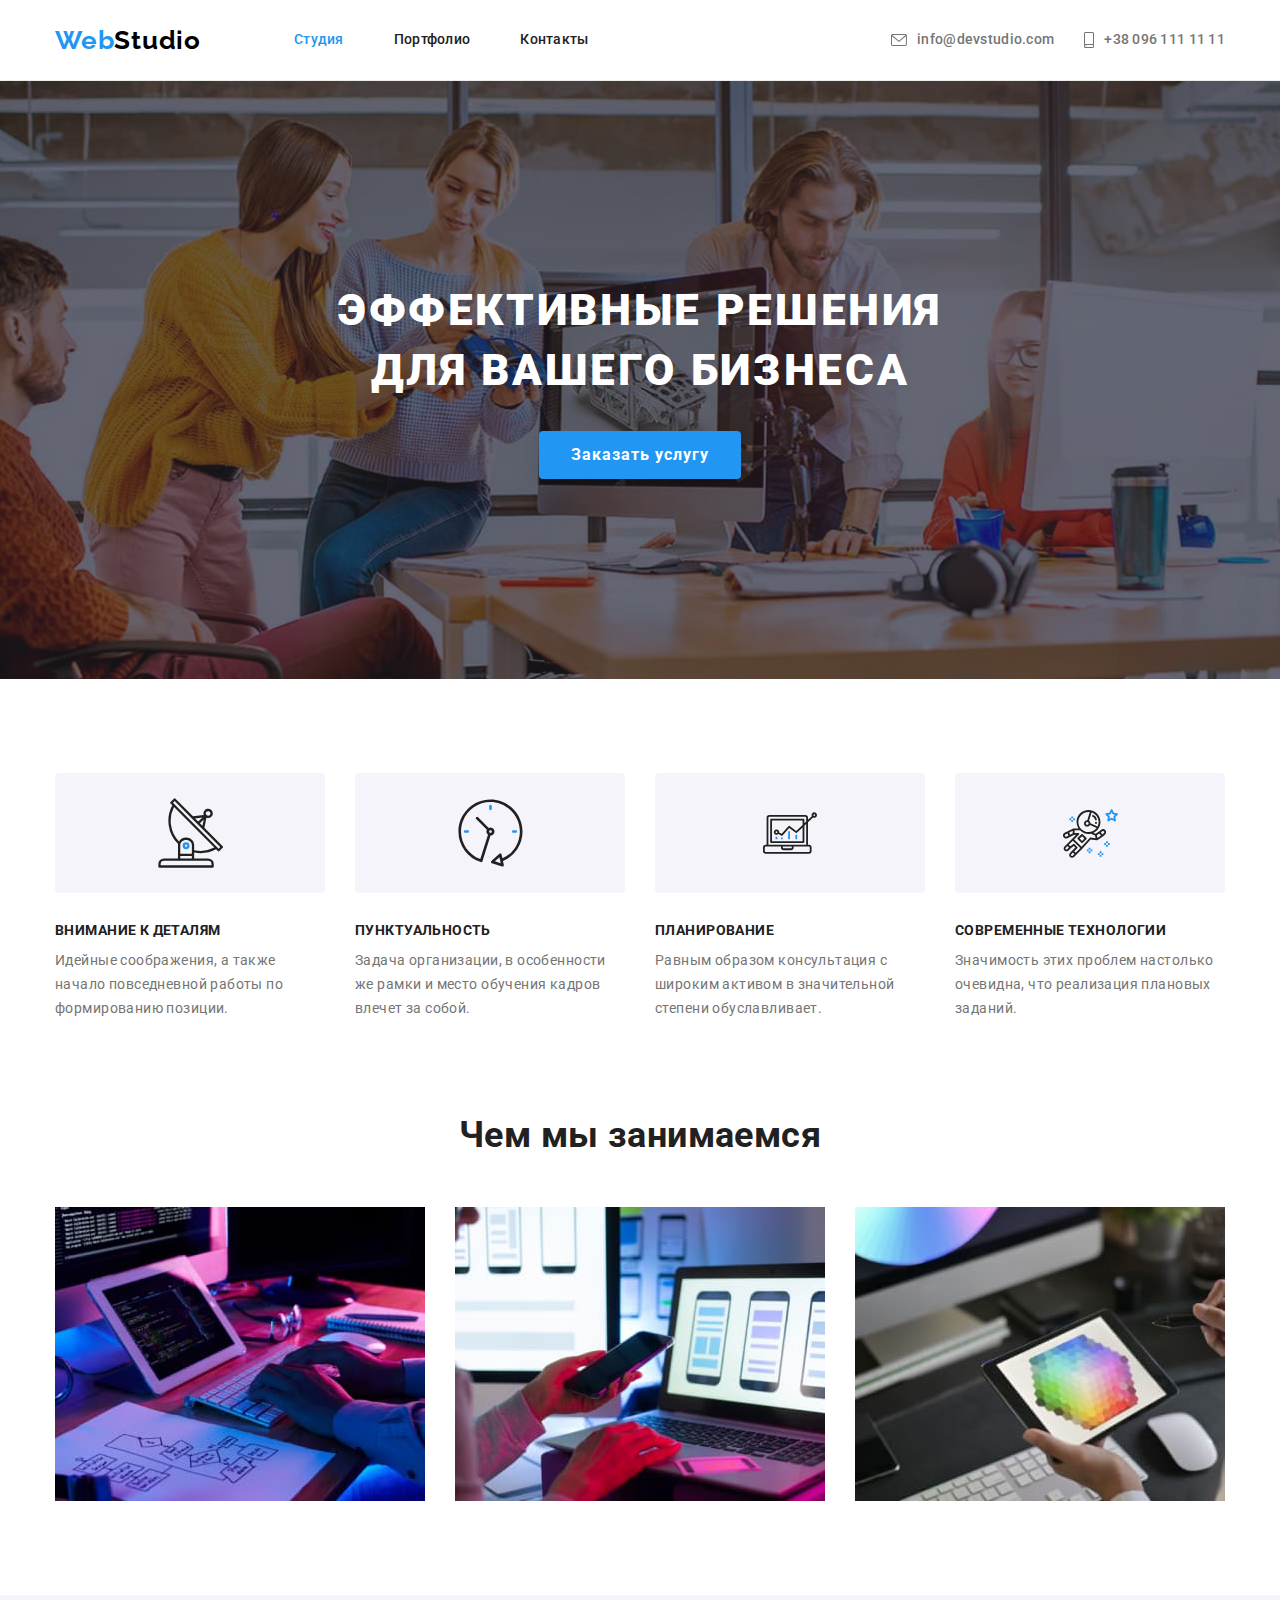
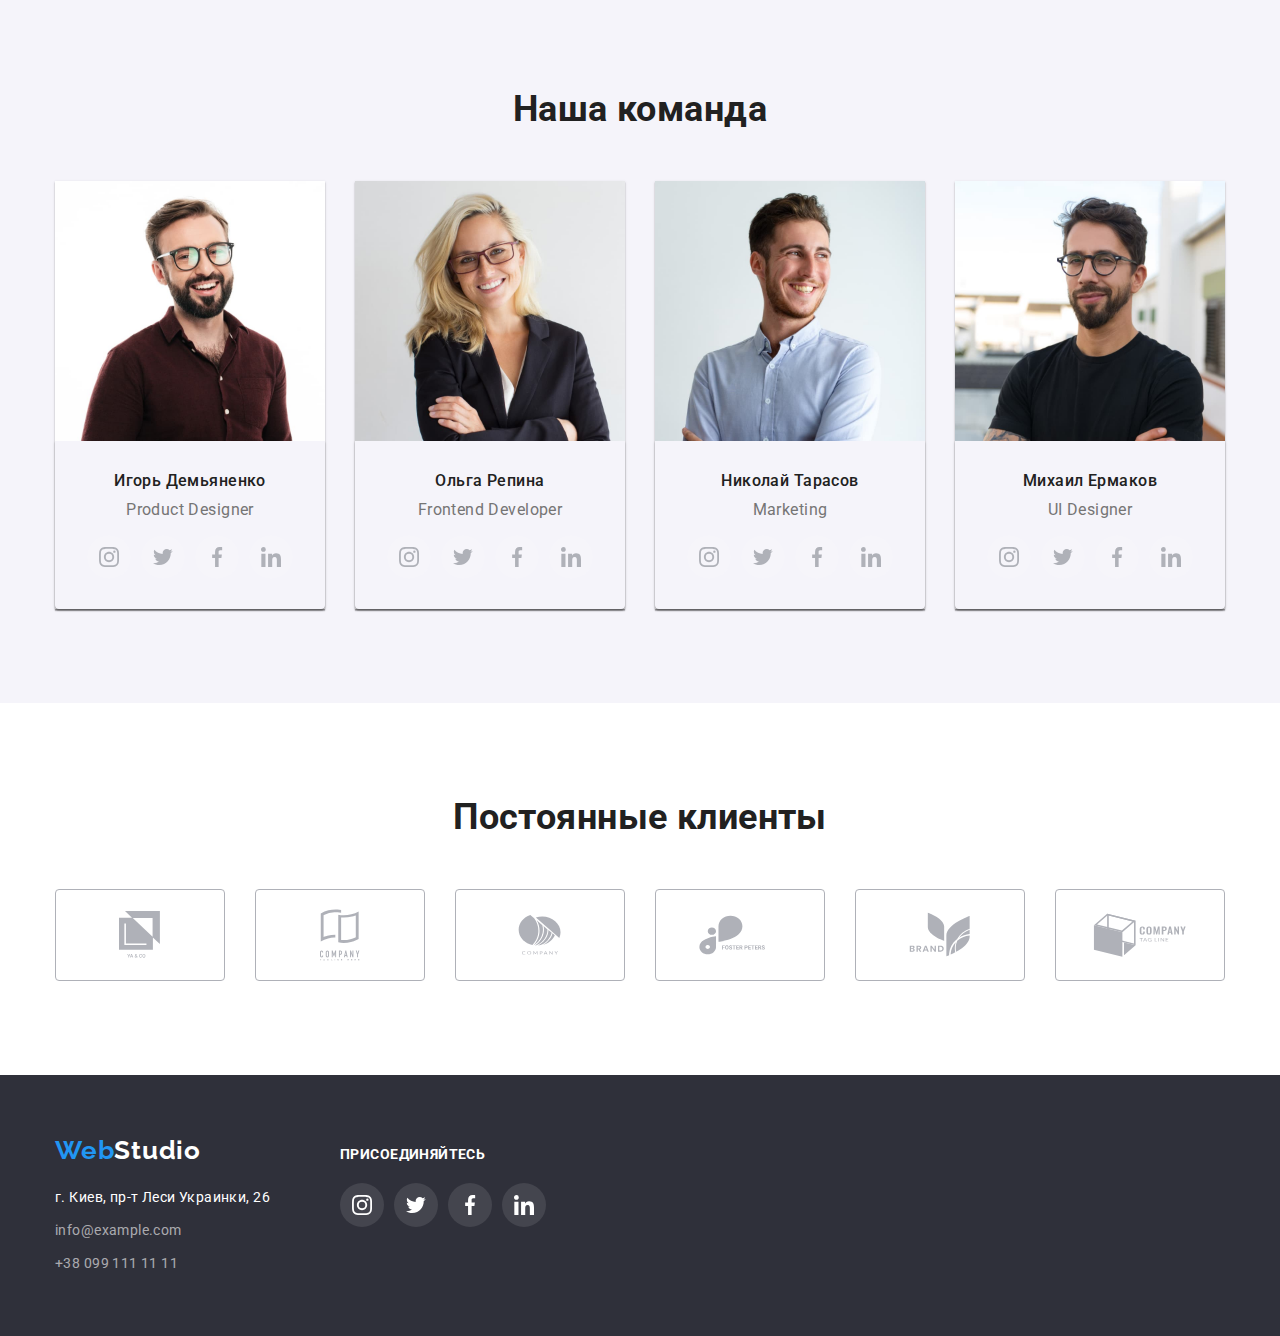
<file: index.html>
<!DOCTYPE html>
<html lang="ru">

<head>
    <meta charset="UTF-8">
    <meta http-equiv="X-UA-Compatible" content="IE=edge">
    <meta name="viewport" content="width=device-width, initial-scale=1.0">
    <title>Студия</title>
    <link rel="preconnect" href="https://fonts.googleapis.com">
    <link rel="preconnect" href="https://fonts.gstatic.com" crossorigin>
    <link
        href="https://fonts.googleapis.com/css2?family=Raleway:wght@700&family=Roboto:wght@400;500;700;900&display=swap"
        rel="stylesheet">
    <link rel="stylesheet" href="https://cdnjs.cloudflare.com/ajax/libs/modern-normalize/1.1.0/modern-normalize.min.css
">

    <link rel="stylesheet" href="./css/styles.css">
</head>

<body>
    <!--Шапка сайта-->
    <header class="header">
        <div class="container header-box">

            <a href="./index.html" class=" link logo logo-header">Web<span class="logo-black">Studio</span></a>

            <nav>
                <ul class="list  site-nav header-box">
                    <li class="item"><a href="" class="current-link  link site-nav-link">Студия</a></li>
                    <li class="item"><a href="./portfolio.html" class=" link site-nav-link">Портфолио</a></li>
                    <li class="item"><a href="./contacts.html" class=" link site-nav-link">Контакты</a></li>
                </ul>
            </nav>

            <ul class="list header-box address-list">
                <li class="address-item"><a href="mailto:info@devstudio.com" class=" link address-link"><svg
                            class="icon-envelope" width="16" height="12">
                            <use href="./images/icons.svg#icon-envelope"></use>
                        </svg>
                        info@devstudio.com</a></li>
                <li class="address-item"><a href="tel:+380961111111" class=" link address-link"><svg
                            class="icon-smartphone" width="10" height="16">
                            <use href="./images/icons.svg#icon-smartphone"></use>
                        </svg>
                        +38 096 111 11 11</a>
                </li>
            </ul>
        </div>
    </header>
    <!--Блок герой-->
    <main>
        <section class="hero">

            <div class="container">
                <h1 class="hero-title">Эффективные решения для вашего бизнеса</h1>
                <button type="button" class="main-btn">Заказать услугу</button>
            </div>

        </section>
        <!--НАШІ ПЕРЕВАГИ-->
        <section class="section  features">
            <div class="container">
                <h2 class="visually-hidden">Преимущества</h2>
                <ul class="list feature-list card-set">
                    <li class="feature-item card-item">
                        <div class="feature-icons-box">
                            <svg width="65" height="70">
                                <use href="./images/icons.svg#icon-micro"></use>
                            </svg>
                        </div>

                        <h3 class="feature-title">Внимание к деталям</h3>
                        <p class="feature-descr">
                            Идейные соображения, а также начало повседневной работы по формированию позиции.
                        </p>
                    </li>
                    <li class="feature-item card-item">
                        <div class="feature-icons-box"><svg width="67" height="70">
                                <use href="./images/icons.svg#icon-clock"></use>
                            </svg></div>
                        <h3 class="feature-title">Пунктуальность</h3>
                        <p class="feature-descr">
                            Задача организации, в особенности же рамки и место обучения кадров влечет за собой.
                        </p>
                    </li>
                    <li class="feature-item card-item">
                        <div class="feature-icons-box"><svg width="70" height="54">
                                <use href="./images/icons.svg#icon-diagram"></use>
                            </svg></div>
                        <h3 class="feature-title">Планирование</h3>
                        <p class="feature-descr">
                            Равным образом консультация с широким активом в значительной степени обуславливает.
                        </p>
                    </li>
                    <li class="feature-item card-item">
                        <div class="feature-icons-box">
                            <svg width="55" height="61">
                                <use href="./images/icons.svg#icon-astronaut"></use>
                            </svg>
                        </div>
                        <h3 class="feature-title">Современные технологии</h3>
                        <p class="feature-descr">
                            Значимость этих проблем настолько очевидна, что реализация плановых заданий.
                        </p>
                    </li>
                </ul>
            </div>

        </section>
        <!--Що ми РОБИМО-->
        <section class="section work">
            <div class="container">
                <h2 class="section-title">Чем мы занимаемся</h2>
                <ul class="list work-list card-set">
                    <li class="work-item card-item"><img src="./images/netbook.jpg" alt="нетбук" width="370"
                            height="294"></li>
                    <li class="work-item card-item"><img src="./images/phone.jpg" alt="смартфон и ноутбук" width="370"
                            height="294">
                    </li>
                    <li class="work-item card-item"><img src="./images/laptop.jpg" alt="лептоп" width="370"
                            height="294"></li>
                </ul>
            </div>
        </section>
        <!--Наша команда-->
        <section class="team section">
            <div class="container">
                <h2 class="section-title">Наша команда</h2>
                <ul class="list card-set  team-list">
                    <li class="team-item card-item"><img src="./images/product.jpg" alt="дизайнер" width="270"
                            height="260">
                        <div class="team-content">
                            <h3 class="team-title">Игорь Демьяненко</h3>
                            <p class="team-descr"><span lang="en">Product Designer</span></p>
                            <ul class="list social-list">
                                <li class="social-item"> <a href="" target="_blank" rel="noreferrer noopener"
                                        class="link social-link" aria-label="инстаграм"><svg width="20" height="20"
                                            class="team-icon">
                                            <use href="./images/icons.svg#icon-instateam"></use>
                                        </svg></a></li>
                                <li class="social-item"><a href="" target="_blank" rel="noreferrer noopener"
                                        class="link social-link" aria-label="твиттер"><svg width="20" height="20"
                                            class="team-icon">
                                            <use href="./images/icons.svg#icon-twitteam"></use>
                                        </svg></a></li>
                                <li class="social-item"><a href="" target="_blank" rel="noreferrer noopener"
                                        class="link social-link" aria-label="фейсбук"><svg width="20" height="20"
                                            class="team-icon">
                                            <use href="./images/icons.svg#icon-faceteam"></use>
                                        </svg></a></li>
                                <li class="social-item"><a href="" target="_blank" rel="noreferrer noopener"
                                        class="link social-link" aria-label="линкедин"><svg width="20" height="20"
                                            class="team-icon">
                                            <use href="./images/icons.svg#icon-lnkdnteam"></use>
                                        </svg></a></li>
                            </ul>
                        </div>

                    </li>
                    <li class="team-item card-item"><img src="./images/developer.jpg" alt="разработчик" width="270"
                            height="260">
                        <div class="team-content">
                            <h3 class="team-title">Ольга Репина</h3>
                            <p class="team-descr"><span lang="en">Frontend Developer</span></p>
                            <ul class="list social-list">
                                <li class="social-item"> <a class="link social-link" aria-label="инстаграм"><svg
                                            width="20" height="20" class="team-icon">
                                            <use href="./images/icons.svg#icon-instateam"></use>
                                        </svg></a></li>
                                <li class="social-item"><a class="link social-link" aria-label="твиттер"><svg width="20"
                                            height="20" class="team-icon">
                                            <use href="./images/icons.svg#icon-twitteam"></use>
                                        </svg></a></li>
                                <li class="social-item"><a class="link social-link" aria-label="фейсбук"><svg width="20"
                                            height="20" class="team-icon">
                                            <use href="./images/icons.svg#icon-faceteam"></use>
                                        </svg></a></li>
                                <li class="social-item"><a class="link social-link" aria-label="линкедин"><svg
                                            width="20" height="20" class="team-icon">
                                            <use href="./images/icons.svg#icon-lnkdnteam"></use>
                                        </svg></a></li>
                            </ul>
                        </div>

                    </li>
                    <li class="team-item card-item"><img src="./images/marketing.jpg" alt="маркетолог" width="270"
                            height="260">
                        <div class="team-content">
                            <h3 class="team-title">Николай Тарасов</h3>
                            <p class="team-descr"><span lang="en">Marketing</span></p>
                            <ul class="list social-list">
                                <li class="social-item"> <a class="link social-link" aria-label="инстаграм"><svg
                                            width="20" height="20" class="team-icon">
                                            <use href="./images/icons.svg#icon-instateam"></use>
                                        </svg></a></li>
                                <li class="social-item"><a class="link social-link" aria-label="твиттер"><svg width="20"
                                            height="20" class="team-icon">
                                            <use href="./images/icons.svg#icon-twitteam"></use>
                                        </svg></a></li>
                                <li class="social-item"><a class="link social-link" aria-label="фейсбук"><svg width="20"
                                            height="20" class="team-icon">
                                            <use href="./images/icons.svg#icon-faceteam"></use>
                                        </svg></a></li>
                                <li class="social-item"><a class="link social-link" aria-label="линкедин"><svg
                                            width="20" height="20" class="team-icon">
                                            <use href="./images/icons.svg#icon-lnkdnteam"></use>
                                        </svg></a></li>
                            </ul>
                        </div>

                    </li>
                    <li class="team-item card-item"><img src="./images/designer.jpg" alt="270" height="260">
                        <div class="team-content">
                            <h3 class="team-title">Михаил Ермаков</h3>
                            <p class="team-descr"><span lang="en">UI Designer</span></p>
                            <ul class="list social-list">
                                <li class="social-item"> <a class="link social-link" aria-label="инстаграм"><svg
                                            width="20" height="20" class="team-icon social-icon">
                                            <use href="./images/icons.svg#icon-instateam"></use>
                                        </svg></a></li>
                                <li class="social-item"><a class="link social-link" aria-label="твиттер"><svg width="20"
                                            height="20" class="team-icon social-icon">
                                            <use href="./images/icons.svg#icon-twitteam"></use>
                                        </svg></a></li>
                                <li class="social-item"><a class="link social-link" aria-label="фейсбук"><svg width="20"
                                            height="20" class="team-icon social-icon">
                                            <use href="./images/icons.svg#icon-faceteam"></use>
                                        </svg></a></li>
                                <li class="social-item"><a class="link social-link" aria-label="линкедин"><svg
                                            width="20" height="20" class="team-icon social-icon">
                                            <use href="./images/icons.svg#icon-lnkdnteam"></use>
                                        </svg></a></li>
                            </ul>
                        </div>

                    </li>
                </ul>
            </div>

        </section>
        <!--OUR CLIENTS-->
        <section class="section clients-section">
            <div class="container">
                <h2 class="section-title">Постоянные клиенты</h2>
                <ul class="list card-set clients-list">
                    <li class="card-item clients-icons-box">
                        <a href="" target="_blank" rel="noreferrer noopener" class="client-link"><svg width="41"
                                height="47" class="client-icon">
                                <use href="./images/icons.svg#icon-union"></use>
                            </svg></a>
                    </li>
                    <li class="card-item clients-icons-box">

                        <a href="" target="_blank" rel="noreferrer noopener" class="client-link"><svg width="40"
                                height="52" class="client-icon">
                                <use href="./images/icons.svg#icon-taglinehere"></use>
                            </svg></a>

                    </li>
                    <li class="card-item clients-icons-box">
                        <a href="" target="_blank" rel="noreferrer noopener" class="client-link"><svg width="43"
                                height="41" class="client-icon">
                                <use href="./images/icons.svg#icon-company"></use>
                            </svg></a>
                    </li>
                    <li class="card-item clients-icons-box">
                        <a href="" target="_blank" rel="noreferrer noopener" class="client-link"><svg width="84"
                                height="40" class="client-icon">
                                <use href="./images/icons.svg#icon-peters"></use>
                            </svg></a>
                    </li>
                    <li class="card-item clients-icons-box">
                        <a href="" target="_blank" rel="noreferrer noopener" class="client-link"><svg width="62"
                                height="45" class="client-icon">
                                <use href="./images/icons.svg#icon-brand"></use>
                            </svg></a>
                    </li>
                    <li class="card-item clients-icons-box">
                        <a href="" target="_blank" rel="noreferrer noopener" class="client-link"><svg width="94"
                                height="44" class="client-icon">
                                <use href="./images/icons.svg#icon-tagline"></use>
                            </svg></a>
                    </li>
                </ul>

            </div>

        </section>
    </main>
    <!--Футер сайта-->
    <footer class="footer section">
        <div class="container footer-container">
            <div class="footer-content"><a href="./index.html" class="link  logo logo-footer">Web<span
                        class="logo-white">Studio</span></a>
                <address class="address">
                    <ul class="list">
                        <li class="footer-item"><a href="https://goo.gl/maps/9v3bUppcqJRifQFq8" target="_blank"
                                rel="noreferrer noopener" class=" link footer-link-main">г. Киев,
                                пр-т Леси Украинки, 26</a></li>
                        <li class="footer-item"><a href="mailto:info@example.com"
                                class="link footer-link">info@example.com</a><br /></li>
                        <li><a href="tel:+380991111111" class="link footer-link">+38 099 111 11 11</a></li>
                    </ul>
                </address>
            </div>

            <div class="footer-content">
                <p class="footer-slogan">присоединяйтесь</p>
                <ul class="list  social-list">
                    <li class="social-item"><a href="" target="_blank" rel="noreferrer noopener"
                            class="footer-social-link social-link" aria-label="инстаграм"><svg width="20" height="20"
                                class="footer-icon social-icon">
                                <use href="./images/icons.svg#icon-instafooter"></use>
                            </svg></a></li>
                    <li class="social-item"><a href="" target="_blank" rel="noreferrer noopener"
                            class="footer-social-link social-link" aria-label="твиттер"><svg width="20" height="20"
                                class="footer-icon social-icon">
                                <use href="./images/icons.svg#icon-twitfooter"></use>
                            </svg></a></li>
                    <li class="social-item"><a href="" target="_blank" rel="noreferrer noopener"
                            class="footer-social-link social-link" aria-label="фейсбук"><svg width="20" height="20"
                                class="footer-icon social-icon">
                                <use href="./images/icons.svg#icon-facefooter"></use>
                            </svg></a></li>
                    <li class="social-item"><a href="" target="_blank" rel="noreferrer noopener"
                            class="footer-social-link social-link" aria-label="линкедин"><svg width="20" height="20"
                                class="footer-icon social-icon">
                                <use href="./images/icons.svg#icon-lnkdnfooter"></use>
                            </svg></a></li>
                </ul>
            </div>





        </div>

    </footer>
</body>

</html>
</file>
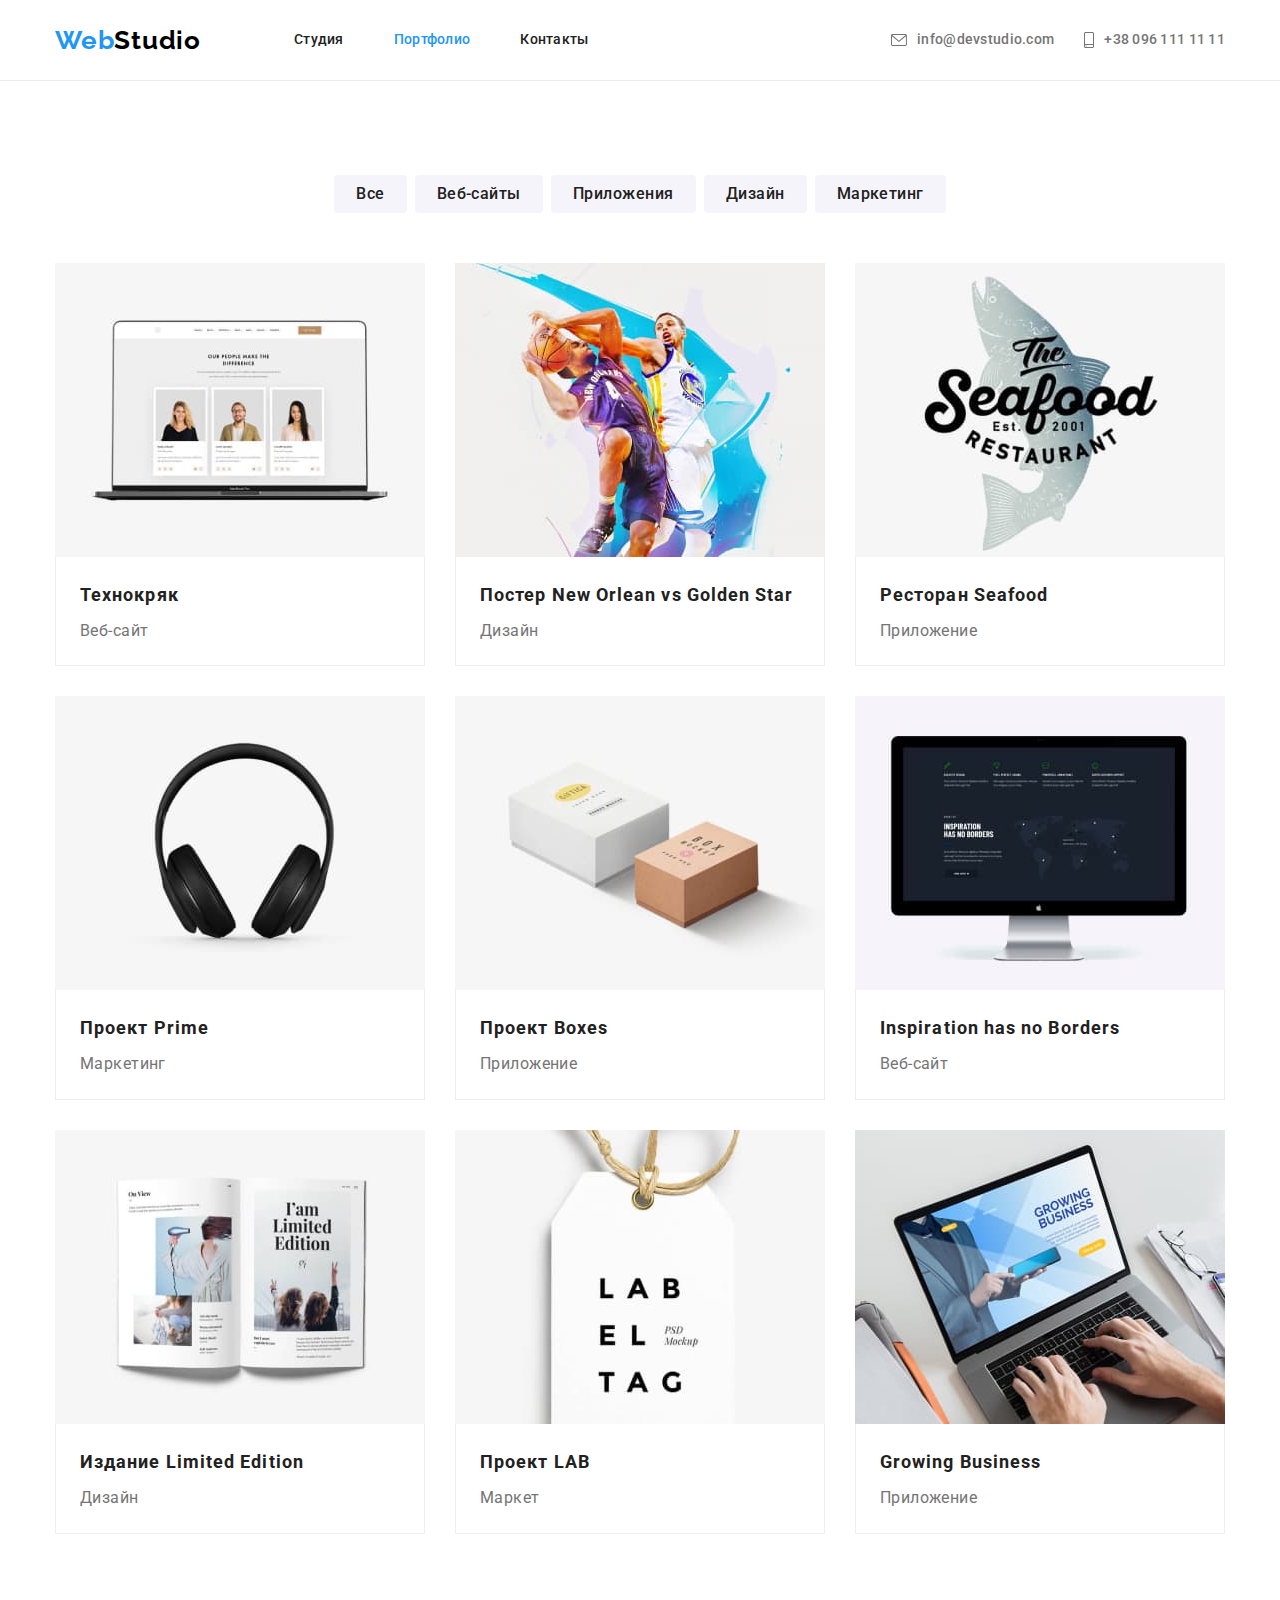
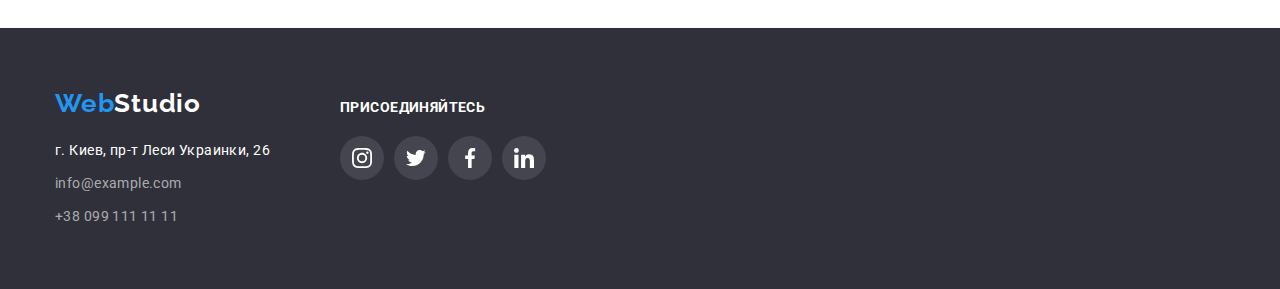
<file: portfolio.html>
<!DOCTYPE html>
<html lang="ru">

<head>
    <meta charset="UTF-8">
    <meta http-equiv="X-UA-Compatible" content="IE=edge">
    <meta name="viewport" content="width=device-width, initial-scale=1.0">
    <title>Портфолио</title>
    <link rel="preconnect" href="https://fonts.googleapis.com">
    <link rel="preconnect" href="https://fonts.gstatic.com" crossorigin>
    <link
        href="https://fonts.googleapis.com/css2?family=Raleway:wght@700&family=Roboto:wght@400;500;700;900&display=swap"
        rel="stylesheet">
    <link rel="stylesheet" href="https://cdnjs.cloudflare.com/ajax/libs/modern-normalize/1.1.0/modern-normalize.min.css



">
    <link rel="stylesheet" href="./css/styles.css">
</head>

<body>
    <header class="header">
        <div class="container header-box">
            <a href="./index.html" class="link logo logo-header">Web<span class="logo-black">Studio</span></a>

            <nav>
                <ul class=" list site-nav header-box">
                    <li class="item"><a href="./index.html" class="link site-nav-link">Студия</a></li>
                    <li class="item"><a href="./portfolio.html" class="current-link link site-nav-link">Портфолио</a>
                    </li>
                    <li class="item"><a href="./contacts.html" class="link site-nav-link">Контакты</a></li>
                </ul>
            </nav>
            <ul class="list header-box address-list">
                <li class="address-item"><a href="mailto:info@devstudio.com" class="link address-link">
                        <svg class="icon-envelope" width="16" height="12">
                            <use href="./images/icons.svg#icon-envelope"></use>
                        </svg>
                        info@devstudio.com</a></li>
                <li class="address-item"><a href="tel:+380961111111" class="link address-link">
                        <svg class="icon-smartphone" width="10" height="16">
                            <use href="./images/icons.svg#icon-smartphone"></use>
                        </svg>
                        +38 096 111 11 11</a>
                </li>
            </ul>
        </div>
    </header>
    <main>
        <section class="filters section">
            <h1 class="visually-hidden">Портфолио</h1>
            <div class="container">
                <ul class="list  filter-list">
                    <li class="item"><button type="button" class="filter-btn">Все</button></li>
                    <li class="item"><button type="button" class="filter-btn">Веб-сайты</button></li>
                    <li class="item"><button type="button" class="filter-btn">Приложения</button></li>
                    <li class="item"><button type="button" class="filter-btn">Дизайн</button></li>
                    <li class="item"><button type="button" class="filter-btn">Маркетинг</button></li>
                </ul>



                <ul class="list  portfolio-list card-set">

                    <li class="portfolio-item card-item">

                        <a class="link  portfolio-link" href="" target="_blank" rel="noopener noreferrer">
                            <img src="./images/people.jpg" alt="команда веб-сайта" width="370" height="294" />
                            <div class="portfolio-content">
                                <h2 class="portfolio-title">Технокряк</h2>
                                <p class="portfolio-descr">Веб-сайт</p>
                            </div>
                        </a>

                    </li>

                    <li class="portfolio-item card-item">
                        <a class="link  portfolio-link" href="" target="_blank" rel="noopener noreferrer"><img
                                src="./images/ball.jpg" alt="пара футболистов" width="370" height="294" />
                            <div class="portfolio-content">
                                <h2 class="portfolio-title">Постер <span lang="en">New Orlean vs Golden Star</span></h2>
                                <p class="portfolio-descr">Дизайн</p>
                            </div>
                        </a>
                    </li>

                    <li class="portfolio-item card-item">
                        <a class="link  portfolio-link" href="" target="_blank" rel="noopener noreferrer"><img
                                src="./images/seafood..jpg" alt="приложение ресторана" width="370" height="294" />
                            <div class="portfolio-content">
                                <h2 class="portfolio-title">Ресторан <span lang="en">Seafood</span></h2>
                                <p class="portfolio-descr">Приложение</p>
                            </div>
                        </a>
                    </li>

                    <li class="portfolio-item card-item">
                        <a class="link  portfolio-link" href="" target="_blank" rel="noopener noreferrer"><img
                                src="./images/headphones.jpg" alt="наушники" width="370" height="294" />
                            <div class="portfolio-content">
                                <h2 class="portfolio-title">Проект<span lang="en"> Prime</span></h2>
                                <p class="portfolio-descr">Маркетинг</p>
                            </div>
                        </a>
                    </li>

                    <li class="portfolio-item card-item"> <a class="link  portfolio-link" href="" target="_blank"
                            rel="noopener noreferrer"><img src="./images/box.jpg" alt="коробки" width="370"
                                height="294" />
                            <div class="portfolio-content">
                                <h2 class="portfolio-title">Проект<span lang="en"> Boxes</span></h2>
                                <p class="portfolio-descr">Приложение</p>
                            </div>
                        </a>
                    </li>

                    <li class="portfolio-item card-item"><a class="link  portfolio-link" href="" target="_blank"
                            rel="noopener noreferrer"><img src="./images/computer.jpg" alt="компьютер" width="370"
                                height="294" />
                            <div class="portfolio-content">
                                <h2 class="portfolio-title"><span lang="en">Inspiration has no Borders</span></h2>
                                <p class="portfolio-descr">Веб-сайт</p>
                            </div>

                        </a>
                    </li>

                    <li class="portfolio-item card-item"><a class="link  portfolio-link" href="" target="_blank"
                            rel="noopener noreferrer"><img src="./images/edition.jpg" alt="издание" width="370"
                                height="294" />
                            <div class="portfolio-content">
                                <h2 class="portfolio-title">Издание<span lang="en"> Limited Edition </span></h2>
                                <p class="portfolio-descr">Дизайн</p>
                            </div>
                        </a>
                    </li>

                    <li class="portfolio-item card-item"><a class="link  portfolio-link" href="" target="_blank"
                            rel="noopener noreferrer"><img src="./images/lab.jpg" alt="лейбл" width="370"
                                height="294" />
                            <div class="portfolio-content">
                                <h2 class="portfolio-title">Проект<span lang="en"> LAB</span></h2>
                                <p class="portfolio-descr">Маркет</p>
                            </div>
                        </a>
                    </li>

                    <li class="portfolio-item card-item"><a class="link  portfolio-link" href="" target="_blank"
                            rel="noopener noreferrer"><img src="./images/business.jpg" alt="руки на нетбуке" width="370"
                                height="294" />
                            <div class="portfolio-content">
                                <h2 class="portfolio-title"><span lang="en">Growing Business</span></h2>
                                <p class="portfolio-descr">Приложение</p>
                            </div>

                        </a>
                    </li>

                </ul>
            </div>


        </section>
    </main>

    <!--Футер сайта-->
    <footer class="footer section">
        <div class="container footer-container">
            <div class="footer-content"><a href="./index.html" class="link logo logo-footer">Web<span
                        class="logo-white">Studio</span></a>
                <address class="address">
                    <ul class="list">
                        <li class="footer-item"><a href="https://goo.gl/maps/9v3bUppcqJRifQFq8" target="_blank"
                                rel="noreferrer noopener" class="link footer-link-main">г. Киев,
                                пр-т Леси Украинки, 26</a></li>
                        <li class="footer-item"><a href="mailto:info@example.com"
                                class="link footer-link post">info@example.com</a><br /></li>
                        <li><a href="tel:+380991111111" class="link footer-link">+38 099 111 11 11</a></li>
                    </ul>
                </address>
            </div>



            <div class="footer-content">
                <p class="footer-slogan">присоединяйтесь</p>
                <ul class="list social-list">
                    <li class=" social-item"><a href="" class="footer-social-link social-link"
                            aria-label="инстаграм"><svg width="20" height="20" class="footer-icon social-icon">
                                <use href="./images/icons.svg#icon-instafooter"></use>
                            </svg></a></li>
                    <li class="social-item"><a href="" class="footer-social-link social-link" aria-label="твиттер"><svg
                                width="20" height="20" class="footer-icon social-icon">
                                <use href="./images/icons.svg#icon-twitfooter"></use>
                            </svg></a></li>
                    <li class=" social-item"><a href="" class="footer-social-link social-link" aria-label="фейсбук"><svg
                                width="20" height="20" class="footer-icon social-icon">
                                <use href="./images/icons.svg#icon-facefooter"></use>
                            </svg></a></li>
                    <li class="social-item"><a href="" class="footer-social-link social-link" aria-label="линкедин"><svg
                                width="20" height="20" class="footer-icon social-icon">
                                <use href="./images/icons.svg#icon-lnkdnfooter"></use>
                            </svg></a></li>
                </ul>
            </div>

        </div>


    </footer>
</body>

</html>
</file>
<file: css/styles.css>
:root {
    --set-gap: 30px;
    --set-item: 3;
    --main-text-color: #757575;
    --title-text-color: #212121;
    --secondary-text-color: #FFFFFF;
    --accent-color: #2196F3;
    --logo-title-color: #000000;
    --footer-address-color: rgba(255, 255, 255, 0.6);
    --primary-background-color: #E5E5E5;
    --secondary-background-color: #F5F4FA;
    --accent-background-color: #2F303A;
    --line-color: #ECECEC;
    --border-portfolio-color: #EEEEEE;
    --icon-color: #AFB1B8;
    --main-font-family: Roboto, sans serif;
    --logo-font-family: Raleway, sans serif;
}

body {
    font-family: var(--main-font-family) sans-serif;
    font-size: 14px;
    line-height: 1.71;
    letter-spacing: 0.03em;
    color: var(--main-text-color);
}

h1,
h2,
h3,
h4,
h5,
h6,
p,
ul {
    margin: 0;
}

ul {
    padding: 0;
}

.container {
    width: 1200px;
    padding-left: 15px;
    padding-right: 15px;
    margin: 0 auto;
}

.list {
    list-style: none;
}

.link {
    text-decoration: none;
    color: currentColor;
}

img {
    display: block;
    max-width: 100%;
    height: auto;
}

.section-title {
    margin-top: 0;
    margin-bottom: 50px;
    font-weight: 700;
    font-size: 36px;
    text-align: center;
    line-height: 1.16em;
    color: var(--title-text-color);
}

.header-box {
    display: flex;
    align-items: center;
}

.header {

    font-weight: 500;
    letter-spacing: 0.02em;
    line-height: 1.14;
    border-bottom-width: 1px;
    border-bottom-style: solid;
    border-bottom-color: var(--line-color);
}

.logo {
    font-family: var(--logo-font-family);
    font-weight: 700;
    font-size: 26px;
    line-height: 1.19;
    letter-spacing: 0.03em;
    color: var(--accent-color);
}

.logo-header {
    margin-right: 93px;
}

.logo-black {
    color: var(--logo-title-color);
}

.logo-white {
    color: var(--secondary-text-color);
}

.site-nav-link {
    color: var(--title-text-color);
}

.site-nav .item:not(:last-child) {
    margin-right: 50px;
}

.address-item:not(:last-child) {
    margin-right: 30px;
}

.address-list {
    margin-left: auto;
}



.address-link,
.site-nav-link {
    padding-top: 32px;
    padding-bottom: 32px;
    display: flex;
    align-items: center;
    fill: currentColor;
}

.icon-envelope,
.icon-smartphone {
    margin-right: 10px;
}

.hero {
    padding-top: 200px;
    padding-bottom: 200px;
    text-align: center;
    max-width: 1600px;
    margin-left: auto;
    margin-right: auto;
    background-image: linear-gradient(to right,
            rgba(47, 48, 58, 0.4),
            rgba(47, 48, 58, 0.4)),
        url("../images/hero.jpg");
    background-repeat: no-repeat;
    background-size: cover;
    background-position: center;
    background-color: #C4C4C4;

}

.hero-title {
    max-width: 696px;
    margin-right: auto;
    margin-left: auto;
    margin-bottom: 30px;
    font-weight: 900;
    font-size: 44px;
    line-height: 1.36;
    text-transform: uppercase;
    letter-spacing: 0.06em;
    color: var(--secondary-text-color);
}

.main-btn {
    display: flex;
    align-items: center;
    justify-content: center;
    margin-left: auto;
    margin-right: auto;
    min-width: 200px;
    border: none;
    border-radius: 4px;
    box-shadow: 0px 4px 4px rgba(0, 0, 0, 0.15);
    padding: 10px 32px;
    font-family: var(--main-font-family);
    font-weight: 700;
    font-size: 16px;
    line-height: 1.8;
    letter-spacing: 0.06em;
    background-color: var(--accent-color);
    color: var(--secondary-text-color);
    cursor: pointer;
}



.section {
    padding-top: 94px;
    padding-bottom: 94px;
}

.visually-hidden {
    position: absolute;
    width: 1px;
    height: 1px;
    margin: -1px;
    border: 0;
    padding: 0;
    white-space: nowrap;
    clip-path: inset(100%);
    clip: rect(0 0 0 0);
    overflow: hidden;
}

.feature-icons-box {
    display: flex;
    justify-content: center;
    align-items: center;
    height: 120px;
    margin-bottom: var(--set-gap);
    border-radius: 4px;
    background-color: var(--secondary-background-color);
}

.feature-title {
    margin-bottom: 10px;
    font-size: 14px;
    font-weight: 700;
    line-height: 1.14;
    text-transform: uppercase;
    color: var(--title-text-color);
}

.feature-list {
    --set-item: 4;
}

.card-set {
    display: flex;
    flex-wrap: wrap;
    margin-left: calc(-1 * var(--set-gap));
    margin-top: calc(-1 * var(--set-gap));
}

.card-item {
    margin-left: var(--set-gap);
    margin-top: var(--set-gap);
    flex-basis: calc(100% / var(--set-item) - var(--set-gap));

}

.work {
    padding-top: 0;
}

.team {
    background-color: var(--secondary-background-color);
}

.team-item {
    box-shadow: 0px 1px 3px rgba(0, 0, 0, 0.12),
        0px 1px 1px rgba(0, 0, 0, 0.14),
        0px 2px 1px rgba(0, 0, 0, 0.2);

}

.team-list {
    --set-item: 4;
}

.team-content {
    padding-top: var(--set-gap);
    padding-bottom: var(--set-gap);
    box-shadow: 0px 1px 3px rgba(0, 0, 0, 0.12),
        0px 1px 1px rgba(0, 0, 0, 0.14),
        0px 2px 1px rgba(0, 0, 0, 0.2);
    border-radius: 0px 0px 4px 4px;
}

.team-title {
    margin-top: 0;
    margin-bottom: 10px;
    font-weight: 500;
    color: var(--title-text-color);
}

.team-descr,
.team-title {
    text-align: center;
    font-size: 16px;
    line-height: 1.2;
}

.team-descr {
    margin-bottom: 16px;
}

.social-list {
    display: flex;
    justify-content: center;
    align-items: center;
}

.social-item:not(:first-child) {
    margin-left: 10px;
}


.social-link {
    display: flex;
    width: 44px;
    height: 44px;
    border-radius: 50%;
    align-items: center;
    justify-content: center;
    cursor: pointer;
    background-color: rgba(255, 255, 255, 0.1);
    color: #AFB1B8;
}

.team-icon {
    fill: currentColor;
}

.social-link:hover,
.social-link:focus {
    background-color: var(--accent-color);
    color: var(--secondary-text-color);
}

.clients-list {
    --set-item: 6;
}

.client-link {
    display: flex;
    height: 92px;
    justify-content: center;
    align-items: center;
    cursor: pointer;
    border-width: 1px;
    border-style: solid;
    border-radius: 4px;
    border-color: var(--icon-color);
    color: var(--icon-color);
}

.client-icon {
    fill: currentColor;
}

.client-link:hover,
.client-link:focus {
    border-color: var(--accent-color);
    color: var(--accent-color);
}



.filter-list {
    display: flex;
    margin-bottom: 50px;
    justify-content: center;
}

.filter-list .item:not(:last-child) {
    margin-right: 8px;
}

.filter-btn {
    border-radius: 4px;
    padding: 6px 22px;
    font-family: var(--main-font-family);
    font-weight: 500;
    font-size: 16px;
    line-height: 1.6;
    letter-spacing: 0.03em;
    border: none;
    background-color: var(--secondary-background-color);
    color: var(--title-text-color);
    cursor: pointer;
}

.filter-btn:hover,
.filter-btn:focus {
    box-shadow: 0px 3px 1px rgba(0, 0, 0, 0.1),
        0px 1px 2px rgba(0, 0, 0, 0.08),
        0px 2px 2px rgba(0, 0, 0, 0.12);
    background-color: var(--accent-color);
    color: var(--secondary-text-color);
}

.portfolio-link {
    display: flex;
    flex-direction: column;
}

.portfolio-link:hover,
.portfolio-link:focus {
    box-shadow: 0px 1px 1px rgba(0, 0, 0, 0.12),
        0px 4px 4px rgba(0, 0, 0, 0.06),
        1px 4px 6px rgba(0, 0, 0, 0.16);
}

.portfolio-content {
    padding: 20px 24px;
    border-left: 1px solid var(--border-portfolio-color);
    border-right: 1px solid var(--border-portfolio-color);
    border-bottom: 1px solid var(--border-portfolio-color);
}

.portfolio-title {
    margin-bottom: 4px;
    font-weight: 700;
    font-size: 18px;
    line-height: 2;
    letter-spacing: 0.06em;
    color: var(--title-text-color);
}

.portfolio-descr {
    font-size: 16px;
    line-height: 1.8;
}

.address {

    font-style: inherit;
    color: var(--footer-address-color);
}

.footer {
    padding-top: 60px;
    padding-bottom: 60px;
    background-color: var(--accent-background-color);
}

.footer-link-main {
    color: var(--secondary-text-color);
}

.footer-link {
    color: var(--footer-address-color);
}

.logo-footer {
    display: flex;
    margin-bottom: 20px;
}

.footer-item {
    margin-bottom: 9px;
}

.footer-container {
    display: flex;
    align-items: baseline;
    gap: 70px;
}


.social-list {
    display: flex;
}

.footer-slogan {
    margin-bottom: 20px;
    font-weight: 700;
    line-height: 1.14;
    color: var(--secondary-text-color);
    text-transform: uppercase;
}

.footer-social-link {
    color: var(--secondary-text-color);
}

.footer-icon {
    fill: currentColor;
}

.footer-social-link:hover,
.footer-social-link:focus {
    background-color: var(--accent-color);
}

.site-nav-link:hover,
.site-nav-link:focus,
.address-link:hover,
.address-link:focus,
.footer-link:hover,
.footer-link:focus,
.footer-link-main:hover,
.footer-link-main:focus,
.current-link {
    color: var(--accent-color);
}
</file>
